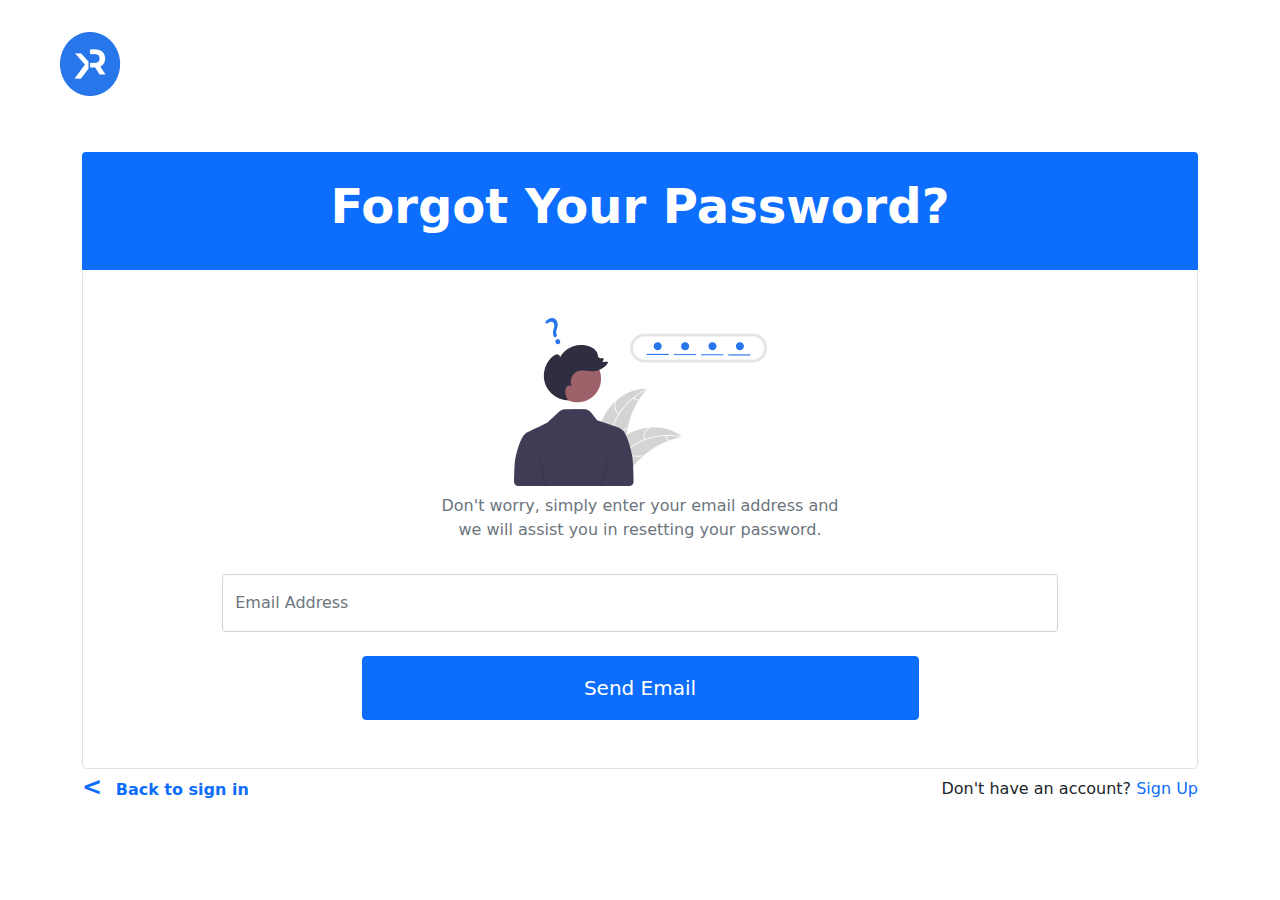
<file: forgot_password.html>
<!DOCTYPE html>
<html lang="en">
<head>
    <meta charset="UTF-8">
    <meta http-equiv="X-UA-Compatible" content="IE=edge">
    <meta name="viewport" content="width=device-width, initial-scale=1.0">
    <title>Forgot Password</title>
    <link rel="preconnect" href="https://fonts.googleapis.com">
    <link rel="preconnect" href="https://fonts.gstatic.com" crossorigin>
    <link href="https://fonts.googleapis.com/css2?family=Libre+Baskerville:wght@400;700&display=swap" rel="stylesheet">
    <link rel="stylesheet" href="css/bootstrap.min.css">
    <link rel="stylesheet" href="https://cdn.jsdelivr.net/npm/bootstrap-icons@1.8.1/font/bootstrap-icons.css">
</head>
<body>
    <section id="header" class="pt-4">
        <div class="container-fluid ps-5" id="wrapper">
            <nav class="navbar navbar-expand-lg navbar-light">
                <div class="container-fluid" id="inner-wrapper">
                    <img src="img/logo.png" class="img-fluid" alt="Logo">
                </div>
            </nav>
        </div>
    </section>

    <section id="forgot-password-show" class="pt-5">
        <div class="container">
            <div class="text-center">
                <div class=" border border-2 border-primary bg-primary rounded-top">
                    <div class="password-reset-title text-white py-4">
                        <h3 class="display-5 fw-bold">Forgot Your Password?</h3>
                    </div>
                </div>
                <div class="border rounded-3 border-top-0 ">
                    <div class="pt-5">
                        <img src="img/undraw_forgot_password_re_hxwm 1.png" class="img-fluid" alt="Forgot Password">
                    </div>
                    <div class=" pt-2 mb-3">
                        <p class="mx-2 text-muted">Don't worry, simply enter your email address and <br> we will assist you in resetting your password.</p>
                    </div>
                    <form class="row">
                        <div class="input">
                              <input class="col-lg-2 form-control mb-3 py-3 mt-3 mx-auto w-75" type="email" placeholder="Email Address" required>
                        </div>
                    <div class=" mt-2 mb-5">
                        <a href="forgot_password_email.html" class="col-6 text-decoration-none text-center fs-5 btn btn-primary py-3 mx-auto">Send Email</a>
                    </div>
                    </form>
                </div>
            </div>
            <div class="d-flex justify-content-between align-content-center">
                <div>
                    <a href="sign.in.html" class="col-sm-12 fw-bolder text-decoration-none"> <span class="me-2 fw-bold fs-4"><</span> Back to sign in</a>
                </div>
                <div>    
                    <p class="col-lg-12 col-sm-12 mt-2">Don't have an account? <a href="signup.html" class="text-decoration-none">Sign Up</a></p>
                </div>
            </div>
        </div>
    </section>
    <script src="js/bootstrap.min.js"></script>
    <script src="js/script.js"></script>
</body>
</html>
</file>
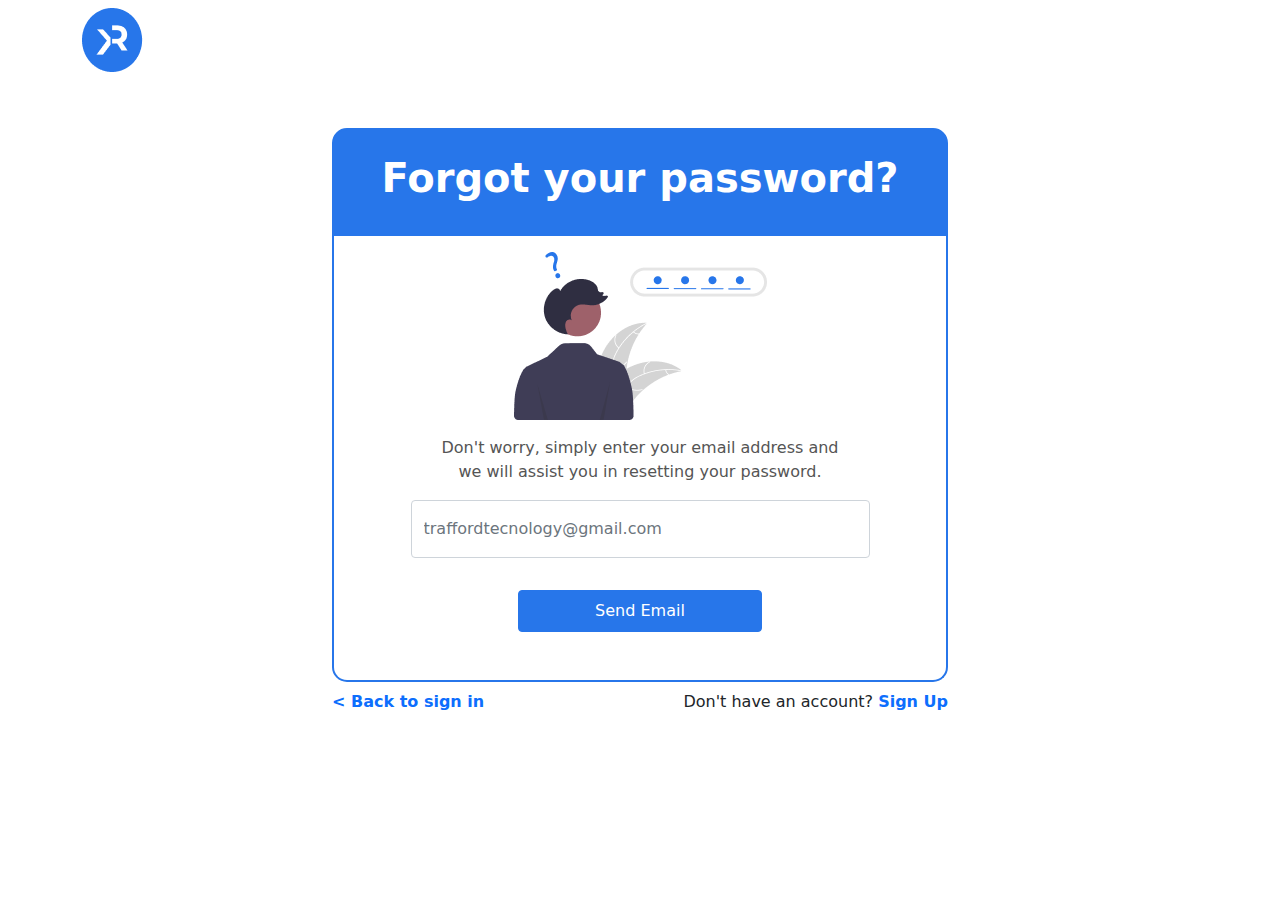
<file: forgot_password_email.html>
<!DOCTYPE html>
<html lang="en">
<head>
    <meta charset="UTF-8">
    <meta http-equiv="X-UA-Compatible" content="IE=edge">
    <meta name="viewport" content="width=device-width, initial-scale=1.0">
    <title>Forgot Password</title>
    <link rel="stylesheet" href="css/signup.css">
    <link rel="stylesheet" href="css/bootstrap.min.css">
    <link rel="stylesheet" href="https://cdn.jsdelivr.net/npm/bootstrap-icons@1.8.3/font/bootstrap-icons.css">
    <link rel="preconnect" href="https://fonts.googleapis.com">
    <link rel="preconnect" href="https://fonts.gstatic.com" crossorigin>
    <link href="https://fonts.googleapis.com/css2?family=Inter&display=swap" rel="stylesheet">
</head>
<body>
    <section id="header">
        <div class="container" id="wrapper">
            <nav class="navbar navbar-expand-lg navbar-light">
                <div class="container ps-md-0">
                    <img src="img/logo.png" class="img-fluid" alt="Logo">
                </div>
            </nav>
        </div>
    </section>
    <!-- Card Section -->
    <section id="forgot-password-card" class="mt-lg-5 mt-md-2 mt-4">
        <div class="container col-lg-6">
            <div class="text-center">
                <div class="border border-2" id="forgot-password-title" style="background-color: #2776EA; border-radius: 15px 15px 0 0; border-color: #2776EA !important;">
                    <div class="text-white py-4" id="forgot-password-title">
                        <h3 class="fw-bold fs-1">Forgot your password?</h3>
                    </div>
                </div>
                <div class="border border-top-0 border-2" style="border-radius: 0 0 15px 15px; border-color: #2776EA !important;">
                    <div class="py-3 mx-auto" id="forgot-password-img">
                        <img src="img/undraw_forgot_password_re_hxwm 1.png" class="img-fluid" alt="">
                    </div>
                    <div class="pb-lg-3" id="forgot-password-text">
                        <p class="mx-2" style="color: #555;">Don't worry, simply enter your email address and<br> we will assist you in resetting your password.</p>
                        <div class="input" id="user-email">
                            <input class="col-lg-2 form-control mb-3 py-3 mt-3 mx-auto w-75" type="email" placeholder="traffordtecnology@gmail.com" required>
                      </div>
                    </div>
                    <div class="mb-lg-5 mb-3" id="send-email-btn">
                        <a href="password-reset-success.html" class="text-decoration-none text-center fs-lg-5 btn btn-primary py-2 mx-auto" style="width: 40%; background-color: #2776EA; border-color: #2776EA;">Send Email</a>
                    </div>
                </div>
            </div>
            <div class="d-flex justify-content-between mt-2" id="bottom-text">
                <div class="">
                    <a href="sign.in.html" class="col-md-4 fw-bolder text-decoration-none">< Back to sign in</a>
                </div>
                <div class="">    
                    <p class="col-md-12 col-lg-12">Don't have an account? <a href="signup.html" class="text-decoration-none fw-bolder">Sign Up</a></p>
                </div>
            </div>
        </div>
    </section>

    <script src="js/bootstrap.min.js"></script>
</body>
</html>
</file>
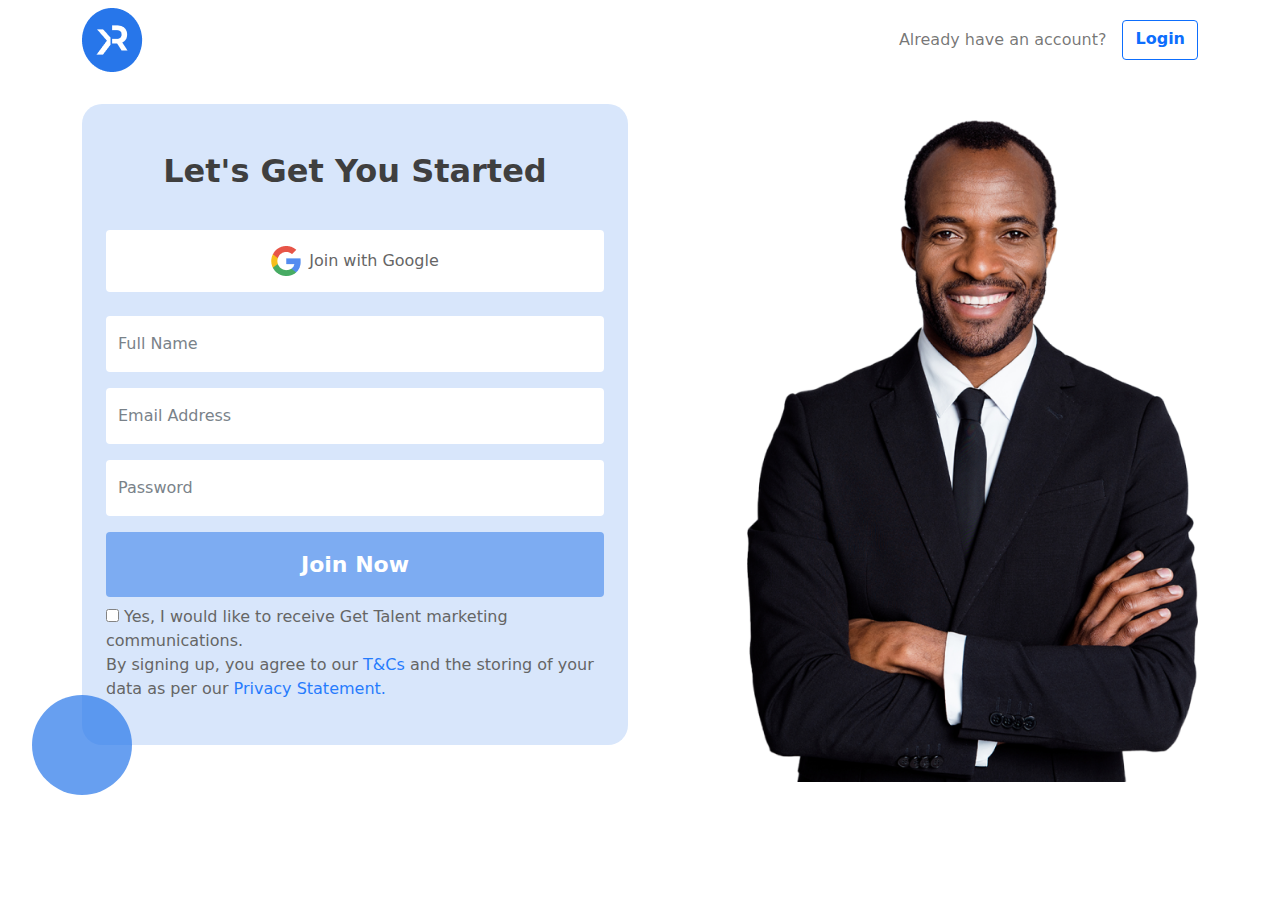
<file: signup.html>
<!DOCTYPE html>
<html lang="en">
<head>
    <meta charset="UTF-8">
    <meta http-equiv="X-UA-Compatible" content="IE=edge">
    <meta name="viewport" content="width=device-width, initial-scale=1.0">
    <title>Sign Up</title>
    <link rel="stylesheet" href="css/signup.css">
    <link rel="stylesheet" href="css/bootstrap.min.css">
    <link rel="stylesheet" href="https://cdn.jsdelivr.net/npm/bootstrap-icons@1.8.3/font/bootstrap-icons.css">
    <script src="https://ajax.googleapis.com/ajax/libs/jquery/3.6.0/jquery.min.js"></script>
    <link rel="preconnect" href="https://fonts.googleapis.com">
    <link rel="preconnect" href="https://fonts.gstatic.com" crossorigin>
    <link href="https://fonts.googleapis.com/css2?family=Inter&display=swap" rel="stylesheet">
</head>

<body>
<!-- Nav bar -->
    <!-- <section id="header-section" class="mb-lg-4 mb-md-2 pt-lg-3 pt-3">
        <div class="container">
            <nav class="navbar navbar-expand-lg navbar-light">
                    <div class="container-fluid">
                        <img src="img/logo.png" class="img-fluid" alt="Logo"> 
                        <button class="navbar-toggler" type="button" data-bs-toggle="collapse" data-bs-target="#navbarSupportedContent" aria-controls="navbarSupportedContent" aria-expanded="false" aria-label="Toggle navigation">
                            <span class="navbar-toggler-icon"></span>
                        </button>
                    <div class="collapse navbar-collapse" id="navbarSupportedContent">
                        <ul class="navbar-nav ms-auto mb-2 mb-lg-0">
                            <li class="nav-item">
                                <p class="nav-link me-2 mb-0" href="#">Already have an account?</p>
                            </li>
                            <a href="sign-in.html" class="text-decoration-none btn btn-outline-primary fw-bold" type="submit" id="join">Login</a>
                        </ul>
                    </div>
                </div>
            </nav>
        </div>
    </section> -->
    <section id="header-section" class="mb-lg-3 mb-md-3 pb-md-2">
        <div class="container">
            <nav class="navbar navbar-expand-lg navbar-light">
                <div class="container-fluid px-0">
                    <img src="img/logo.png" class="img-fluid" alt="Logo">
                    <ul class="navbar-nav ms-auto mb-2 mb-lg-0">
                        <div class="d-flex">
                            <li class="nav-item">
                                <p class="nav-link me-lg-2 me-md-1 me-1 mb-0" id="navtext">Already have an account?</p>
                            </li>
                            <a href="sign-in.html" class="text-decoration-none btn btn-outline-primary fw-bold" type="submit" id="join">Login</a>
                        </div>
                    </ul>
                </div>
            </nav>
        </div>
    </section>

    <!-- Form Section -->
    <section id="form-sign-up">
        <div class="container">
            <div class="row justify-content-between">
                <div id="form-body" class="col-lg-6 col-md-6 position-relative mb-lg-5">
                    <div id="signup-form" class="px-lg-4 pt-lg-5 px-md-3 py-md-3 px-4 pt-5 pb-2" style="background-color: #D4E4FB; border-radius: 20px; opacity: 0.9;">
                        <h2 class="text-center fw-bold pb-lg-3 pb-md-3 pb-2" style="color: #2B2B2B;">Let's Get You Started</h2>
                        <form action="#">
                            <div  id="signup-with-google" class="my-lg-2">
                                <a href="signup_google.html" class="text-decoration-none d-block text-center border-white bg-white py-lg-3 py-2 my-4 rounded" style="border-color: #777 !important; color: #555;"><img src="img/Group.png" class="img-fluid me-2" alt="">Join with Google</a>
                           </div>
                            <div class="mb-3"  id="full-name">
                                <input type="name" class="form-control border-0 py-lg-3 py-md-2" id="name" placeholder="Full Name" required style="color: #555;">
                            </div>
                            <div class="mb-3" id="input-email">
                                <input type="email" class="form-control border-0 py-lg-3 py-md-2" id="email" placeholder="Email Address" required style="color: #555;">
                            </div>
                            <div class="mb-3 icon-wrap position-relative" id="input-password">
                                <input type="password" class="form-control border-0 py-lg-3 py-md-2" placeholder="Password" pattern=".{8,}" id="password" required style="color: #555;">
                                <i class="bi bi-eye-slash icon fs-5 position-absolute" style="top: 25%; right: 5%; cursor: pointer; visibility: hidden;" id="eyeicon"></i>
                            </div>
                            <div id="submit-btn">
                                <a href="sign-up-success.html" id="signup" class="text-decoration-none btn btn-primary border-0 text-white py-lg-3 py-md-2 fw-bold w-100" style="font-size: 22px;">Join Now</a>
                            </div>
                            <div class=" mt-md-2 mb-md-2 pb-1 my-3" id="sign-up-text">
                                <p class="" style="color: #555;">
                                     <input type="checkbox" id="checkbox">
                                    Yes, I would like to receive Get Talent marketing communications.<br>By signing up, you agree to our <a href="#" class="text-decoration-none">T&Cs</a> and the storing of your data as per our <a href="#" class="text-decoration-none">Privacy Statement.</a></p>
                            </div> 
                        </form>
                    </div>
                    <div class="col-lg-6 mb-5 mb-lg-0 position-relative">
                        <div class="position-absolute rounded-circle shadow-5-strong" style="height: 100px; width:100px; bottom: -50px; left:-50px; background:#2776EA; opacity: 0.7;"></div>
                    </div>
                </div>
                <div class="col-lg-5 col-md-6">
                    <div id="sign-up-image">
                        <img src="img/man image 1.png" class="img-fluid form-bg mt-md-3 mt-lg-3" alt="Sign Up Image">
                    </div>
                </div>
            </div>
        </div>
    </section>
    <script src="js/signup.js"></script>
    <script src="js/bootstrap.min.js"></script>
</body>
</html>
</file>
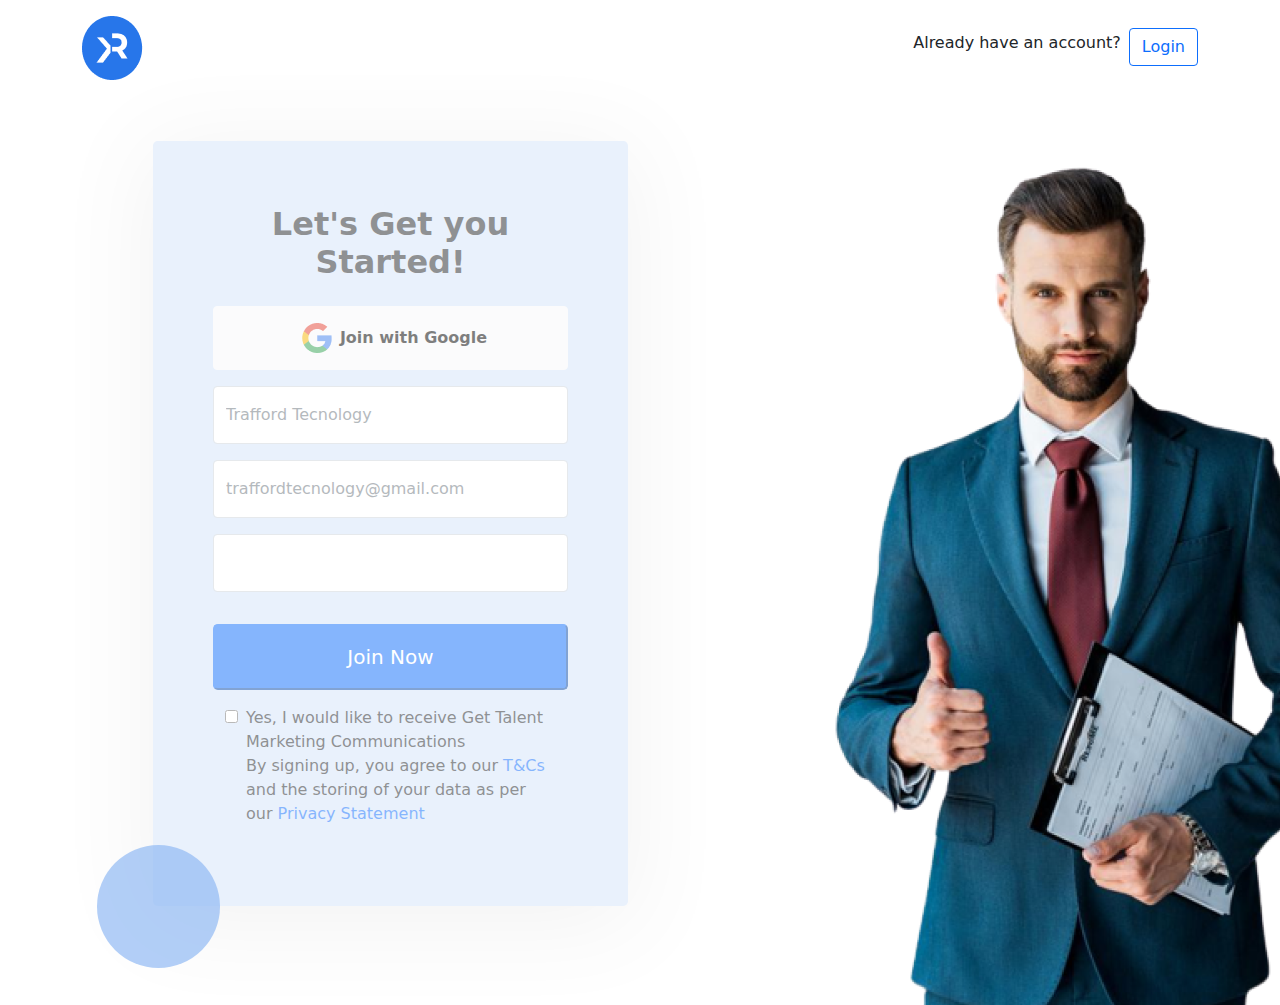
<file: signup.inactive.html>
<!DOCTYPE html>
<html lang="en">
<head>
    <meta charset="UTF-8">
    <meta http-equiv="X-UA-Compatible" content="IE=edge">
    <meta name="viewport" content="width=device-width, initial-scale=1.0">
    <title>Sign Up</title>
    <link rel="preconnect" href="https://fonts.googleapis.com">
    <link rel="preconnect" href="https://fonts.gstatic.com" crossorigin>
    <link href="https://fonts.googleapis.com/css2?family=Libre+Baskerville:wght@400;700&display=swap" rel="stylesheet">
    <link rel="stylesheet" href="css/bootstrap.min.css">
    <link rel="stylesheet" href="css/signup.css">
    <link rel="stylesheet" href="https://cdn.jsdelivr.net/npm/bootstrap-icons@1.8.1/font/bootstrap-icons.css">
</head>
<body>
    <nav class="navbar bg-white">
        <div class="container justify-content-between">
            <a class="navbar-brand" href="">
                <img src="img/logo.png" alt="logo"class="d-inline-block align-text-top">
            </a>
            <div class="d-flex align-items-center">
                <p class="me-2 mt-2">Already have an account?</p>
                <button class="btn btn-outline-primary">Login</button>
            </div>
        </div>
    </nav>
    <section>
        <div class="container">
            <div class="rounded-3 d-flex row mt-5 justify-content-around align-items-start">
               <!--<div class="position-absolute top-50 start-50 translate-middle">-->
                    <div class="col-lg-5  py-5 px-4 rounded-3" style="background:#D4E4FB; opacity: 0.5; box-shadow: 0px 12px 90px rgba(0, 0, 0, 0.1);">
                        <div class="px-5 py-3 rounded-3">
                            <h2 class="text-center fw-bold fs-2">Let's Get you Started!</h2>
                            <form class="row">
                                <button class="btn btn-light bg-light rounded col-lg-12 fw-bold px-5 py-3 my-3"><span><img class="mx-2" src="img/Group.png"></span>Join with Google</button>
                                <input class="form-control mb-3 py-3" type="text" placeholder="Trafford Tecnology" required>
                                <input class="form-control mb-3 py-3" type="text" placeholder="traffordtecnology@gmail.com" required>
                                <input class="form-control mb-3 py-3" type="text" placeholder="" required>
                                <button class="btn-primary disabled text-white py-3 btn-lg px-5 my-3">Join Now</button>
                            </form>
                            <div class="text-start d-flex">
                                <span>
                                    <input type="checkbox">
                                </span>
                                <p class="ps-2">Yes, I would like to receive Get Talent Marketing Communications <br> By signing up, you agree to our<a href="" class="text-decoration-none"> T&Cs</a> and the storing of your data as per our <a href="" class="text-decoration-none">Privacy Statement</a> </p>
                            </div>
                        </div>
                        <div class="col-lg-6 mb-5 mb-lg-0 position-relative">
                            <div class="position-absolute rounded-circle shadow-5-strong" style="height: 123px; width:123px; bottom: -110px; left:-80px; background:#2776EA; opacity: 0.7;"></div>
                        </div>
                    </div>
               <!-- </div>-->
                <div class="col-lg-3 me-5">
                    <img class="form-bg" src="img/picture.png">
                </div>
            </div>
        </div>
    </section>
    <script src="js/bootstrap.min.js"></script>
    <script src="js/script.js"></script>
</body>
</html>
</file>
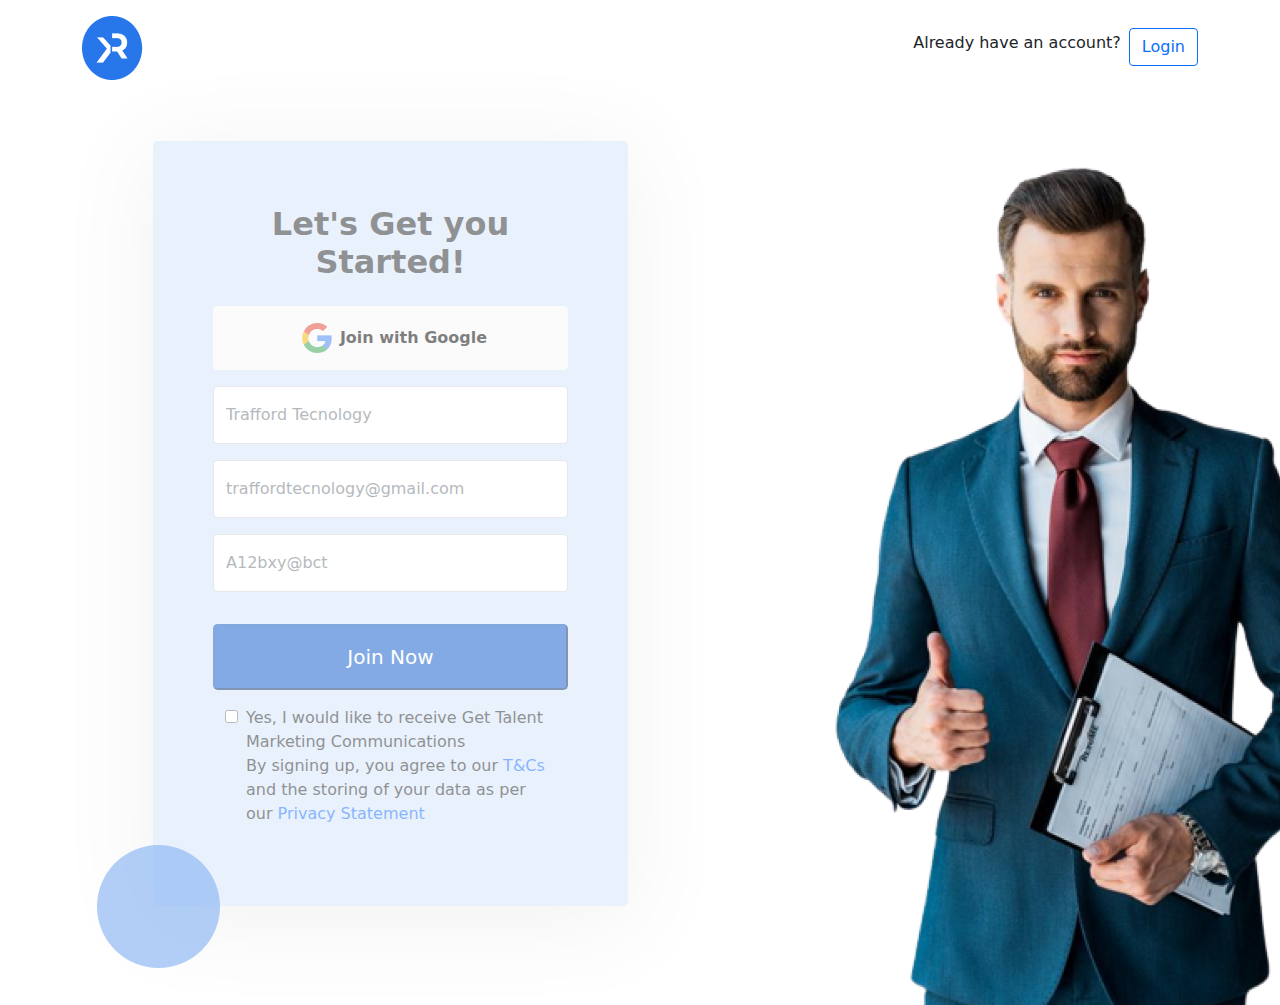
<file: signup.password.html>
<!DOCTYPE html>
<html lang="en">
<head>
    <meta charset="UTF-8">
    <meta http-equiv="X-UA-Compatible" content="IE=edge">
    <meta name="viewport" content="width=device-width, initial-scale=1.0">
    <title>Sign Up</title>
    <link rel="preconnect" href="https://fonts.googleapis.com">
    <link rel="preconnect" href="https://fonts.gstatic.com" crossorigin>
    <link href="https://fonts.googleapis.com/css2?family=Libre+Baskerville:wght@400;700&display=swap" rel="stylesheet">
    <link rel="stylesheet" href="css/bootstrap.min.css">
    <link rel="stylesheet" href="css/signup.css">
    <link rel="stylesheet" href="https://cdn.jsdelivr.net/npm/bootstrap-icons@1.8.1/font/bootstrap-icons.css">
</head>
<body>
    <nav class="navbar bg-white">
        <div class="container justify-content-between">
            <a class="navbar-brand" href="">
                <img src="img/logo.png" alt="logo"class="d-inline-block align-text-top">
            </a>
            <div class="d-flex align-items-center">
                <p class="me-2 mt-2">Already have an account?</p>
                <button class="btn btn-outline-primary">Login</button>
            </div>
        </div>
    </nav>
    <section>
        <div class="container">
            <div class="rounded-3 d-flex row mt-5 justify-content-around align-items-start">
               <!--<div class="position-absolute top-50 start-50 translate-middle">-->
                    <div class="col-lg-5  py-5 px-4 rounded-3" style="background:#D4E4FB; opacity: 0.5; box-shadow: 0px 12px 90px rgba(0, 0, 0, 0.1);">
                        <div class="px-5 py-3 rounded-3">
                            <h2 class="text-center fw-bold fs-2">Let's Get you Started!</h2>
                            <form class="row">
                                <button class="btn btn-light bg-light rounded col-lg-12 fw-bold px-5 py-3 my-3"><span><img class="mx-2" src="img/Group.png"></span>Join with Google</button>
                                <input class="form-control mb-3 py-3" type="text" placeholder="Trafford Tecnology" required>
                                <input class="form-control mb-3 py-3" type="email" placeholder="traffordtecnology@gmail.com" required>
                                <input class="form-control mb-3 py-3" type="password" placeholder="A12bxy@bct" required>
                                <button class="btn-primary active text-white py-3 btn-lg px-5 my-3">Join Now</button>
                            </form>
                            <div class="text-start d-flex">
                                <span>
                                    <input type="checkbox">
                                </span>
                                <p class="ps-2">Yes, I would like to receive Get Talent Marketing Communications <br> By signing up, you agree to our<a href="" class="text-decoration-none"> T&Cs</a> and the storing of your data as per our <a href="" class="text-decoration-none">Privacy Statement</a> </p>
                            </div>
                        </div>
                        <div class="col-lg-6 mb-5 mb-lg-0 position-relative">
                            <div class="position-absolute rounded-circle shadow-5-strong" style="height: 123px; width:123px; bottom: -110px; left:-80px; background:#2776EA; opacity: 0.7;"></div>
                        </div>
                    </div>
               <!-- </div>-->
                <div class="col-lg-3 me-5">
                    <img class="form-bg" src="img/picture.png">
                </div>
            </div>
        </div>
    </section>
    <script src="js/bootstrap.min.js"></script>
    <script src="js/script.js"></script>
</body>
</html>
</file>
<file: css/signup.css>
* {
    margin: 0;
    padding: 0;
    box-sizing: border-box;
}

#signup {
    background-color: #6FA4F1;
}

.icon-display {
    visibility: visible !important;
}

.button-active-color {
    background-color: #2776EA !important;
}

/* Mobile screen */
@media (max-width: 350px) {
    #navtext, #join{
        font-size: 10px;
    }

}
@media (max-width: 426px) {
    .form-bg {
        display: none;
    }
    #bottom-text{
        font-size: 12px;
    }
}

/* Tablet screen */
@media (min-width: 425px) and (max-width: 767px) {
    .form-bg {
        display: none;
    }
    
}
</file>
